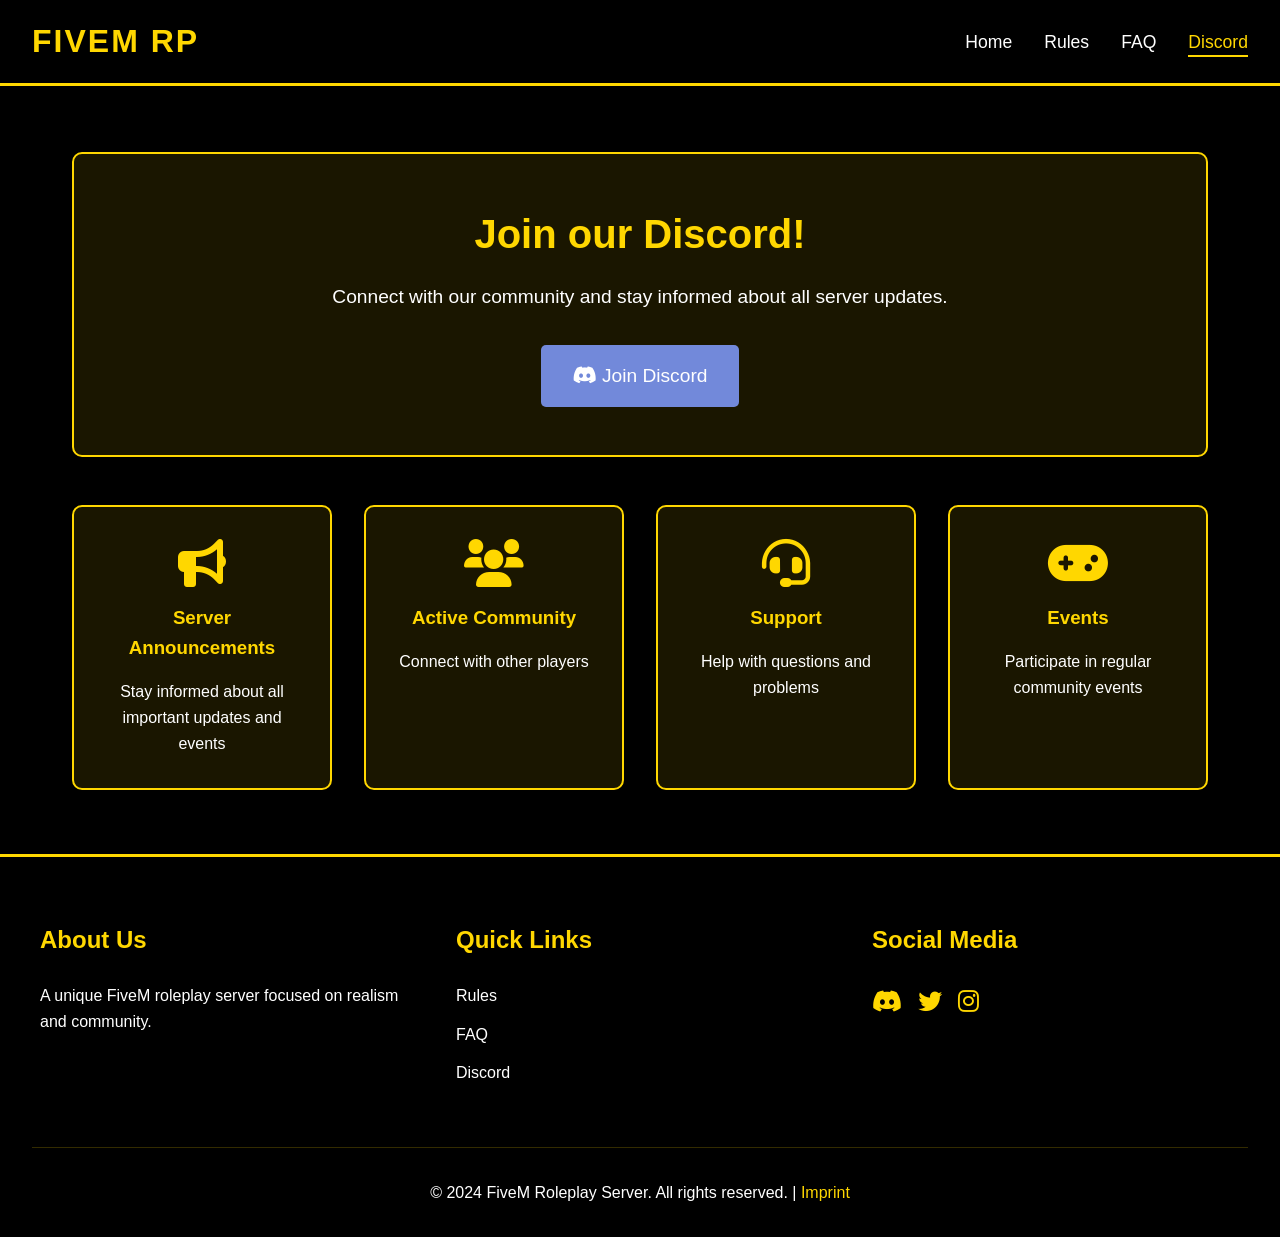
<file: discord.html>
<!DOCTYPE html>
<html lang="en">
<head>
    <meta charset="UTF-8">
    <meta name="viewport" content="width=device-width, initial-scale=1.0">
    <title>Discord - FiveM Roleplay Server</title>
    <link rel="stylesheet" href="css/styles.css">
    <link rel="stylesheet" href="https://cdnjs.cloudflare.com/ajax/libs/font-awesome/6.0.0/css/all.min.css">
    <style>
        .discord-container {
            max-width: 1200px;
            margin: 120px auto 2rem;
            padding: 2rem;
            text-align: center;
        }

        .discord-card {
            background-color: rgba(255, 215, 0, 0.1);
            border: 2px solid var(--primary-color);
            border-radius: 10px;
            padding: 3rem;
            margin-bottom: 2rem;
        }

        .discord-card h2 {
            color: var(--primary-color);
            font-size: 2.5rem;
            margin-bottom: 1rem;
        }

        .discord-card p {
            font-size: 1.2rem;
            margin-bottom: 2rem;
        }

        .discord-button {
            background-color: #7289DA;
            color: white;
            padding: 1rem 2rem;
            border: none;
            border-radius: 5px;
            font-size: 1.2rem;
            cursor: pointer;
            transition: transform 0.3s ease;
            text-decoration: none;
            display: inline-block;
        }

        .discord-button:hover {
            transform: scale(1.05);
            background-color: #5b6eae;
        }

        .features-grid {
            display: grid;
            grid-template-columns: repeat(auto-fit, minmax(250px, 1fr));
            gap: 2rem;
            margin-top: 3rem;
        }

        .feature-item {
            background-color: rgba(255, 215, 0, 0.1);
            border: 2px solid var(--primary-color);
            border-radius: 10px;
            padding: 2rem;
            text-align: center;
        }

        .feature-item i {
            font-size: 3rem;
            color: var(--primary-color);
            margin-bottom: 1rem;
        }

        .feature-item h3 {
            color: var(--primary-color);
            margin-bottom: 1rem;
        }
    </style>
</head>
<body>
    <nav class="navbar">
        <div class="logo">
            <h1>FiveM RP</h1>
        </div>
        <ul class="nav-links">
            <li><a href="index.html">Home</a></li>
            <li><a href="rules.html">Rules</a></li>
            <li><a href="faq.html">FAQ</a></li>
            <li><a href="discord.html" class="active">Discord</a></li>
        </ul>
    </nav>

    <main class="discord-container">
        <div class="discord-card">
            <h2>Join our Discord!</h2>
            <p>Connect with our community and stay informed about all server updates.</p>
            <a href="https://discord.gg/your-discord-invite" target="_blank" class="discord-button">
                <i class="fab fa-discord"></i> Join Discord
            </a>
        </div>

        <div class="features-grid">
            <div class="feature-item">
                <i class="fas fa-bullhorn"></i>
                <h3>Server Announcements</h3>
                <p>Stay informed about all important updates and events</p>
            </div>
            <div class="feature-item">
                <i class="fas fa-users"></i>
                <h3>Active Community</h3>
                <p>Connect with other players</p>
            </div>
            <div class="feature-item">
                <i class="fas fa-headset"></i>
                <h3>Support</h3>
                <p>Help with questions and problems</p>
            </div>
            <div class="feature-item">
                <i class="fas fa-gamepad"></i>
                <h3>Events</h3>
                <p>Participate in regular community events</p>
            </div>
        </div>
    </main>

    <footer>
        <div class="footer-content">
            <div class="footer-grid">
                <div class="footer-section">
                    <h3>About Us</h3>
                    <p>A unique FiveM roleplay server focused on realism and community.</p>
                </div>
                <div class="footer-section">
                    <h3>Quick Links</h3>
                    <ul>
                        <li><a href="rules.html">Rules</a></li>
                        <li><a href="faq.html">FAQ</a></li>
                        <li><a href="discord.html">Discord</a></li>
                    </ul>
                </div>
                <div class="footer-section">
                    <h3>Social Media</h3>
                    <div class="social-links">
                        <a href="https://discord.gg/your-discord-invite" target="_blank"><i class="fab fa-discord"></i></a>
                        <a href="https://twitter.com/your-twitter" target="_blank"><i class="fab fa-twitter"></i></a>
                        <a href="https://instagram.com/your-instagram" target="_blank"><i class="fab fa-instagram"></i></a>
                    </div>
                </div>
            </div>
            <div class="footer-bottom">
                <p>&copy; 2024 FiveM Roleplay Server. All rights reserved. | <a href="imprint.html" style="color: var(--primary-color); text-decoration: none;">Imprint</a></p>
            </div>
        </div>
    </footer>

    <script src="js/script.js"></script>
</body>
</html>
</file>
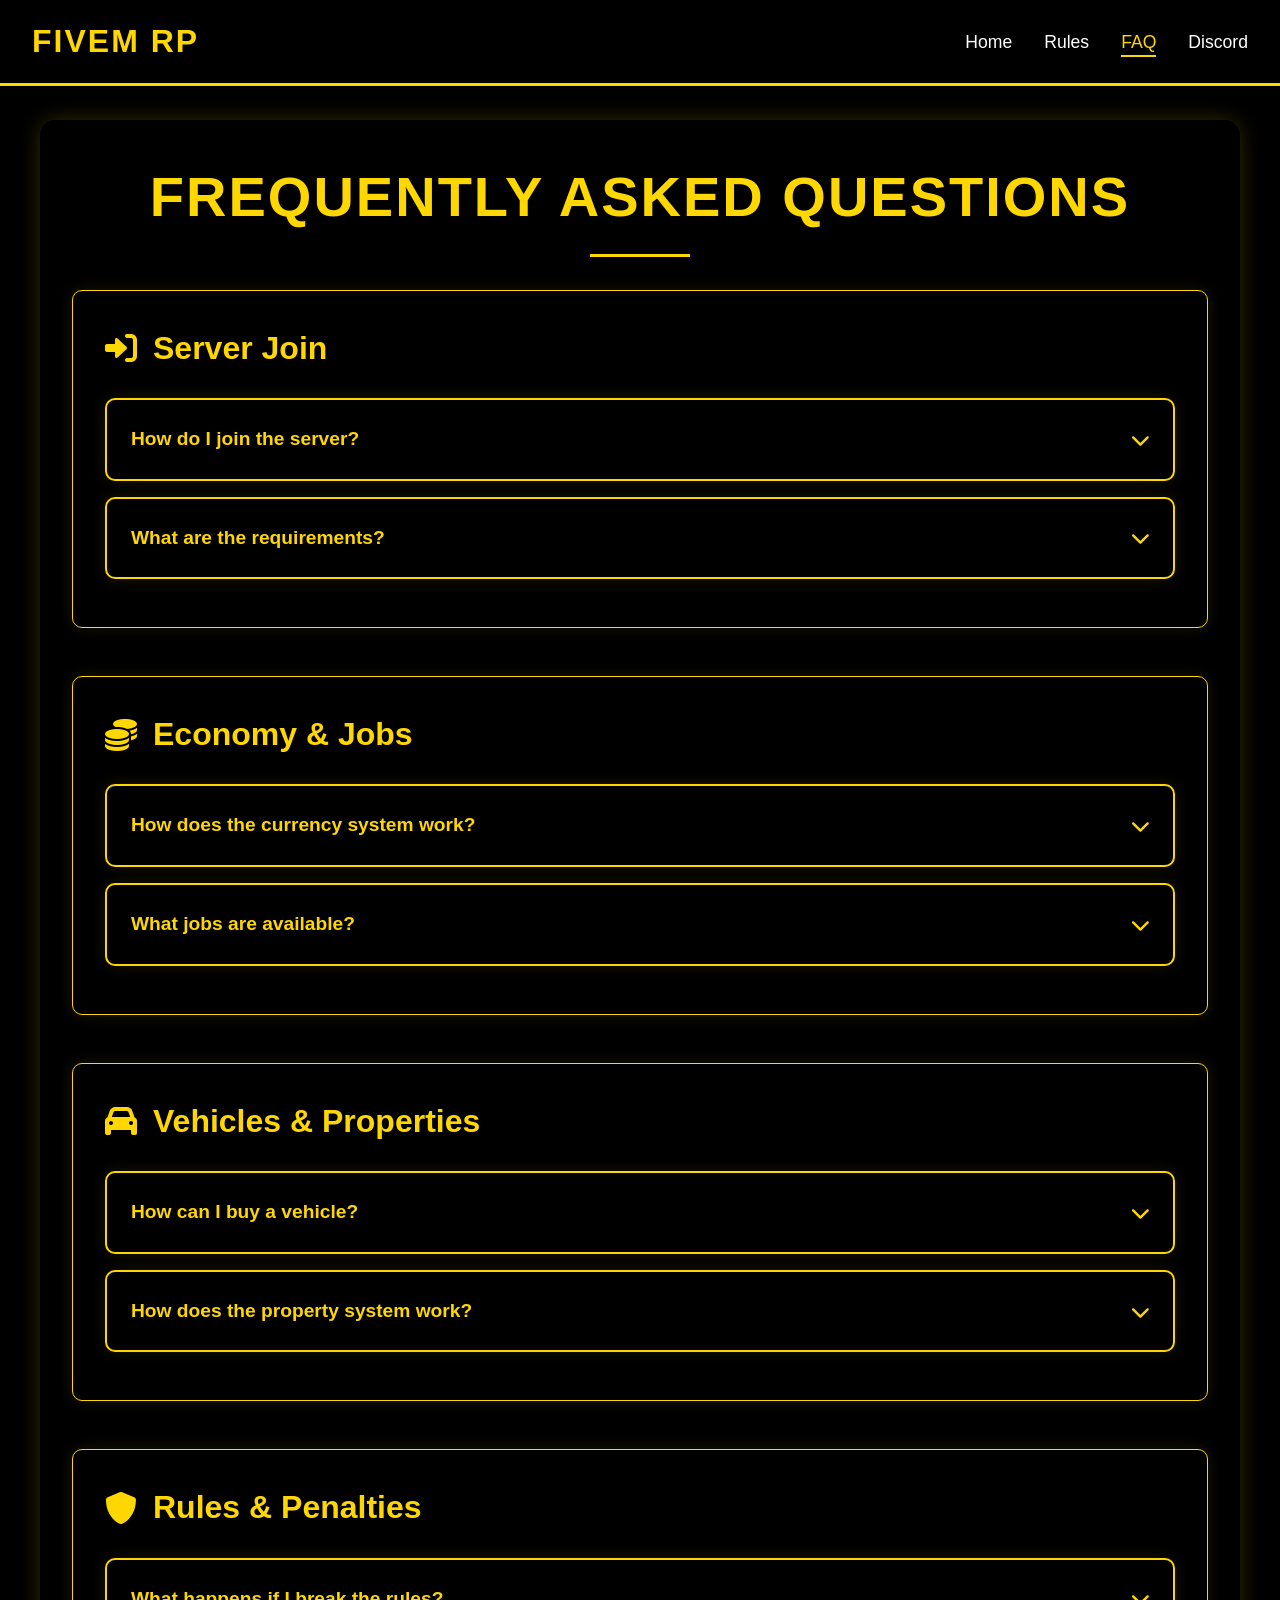
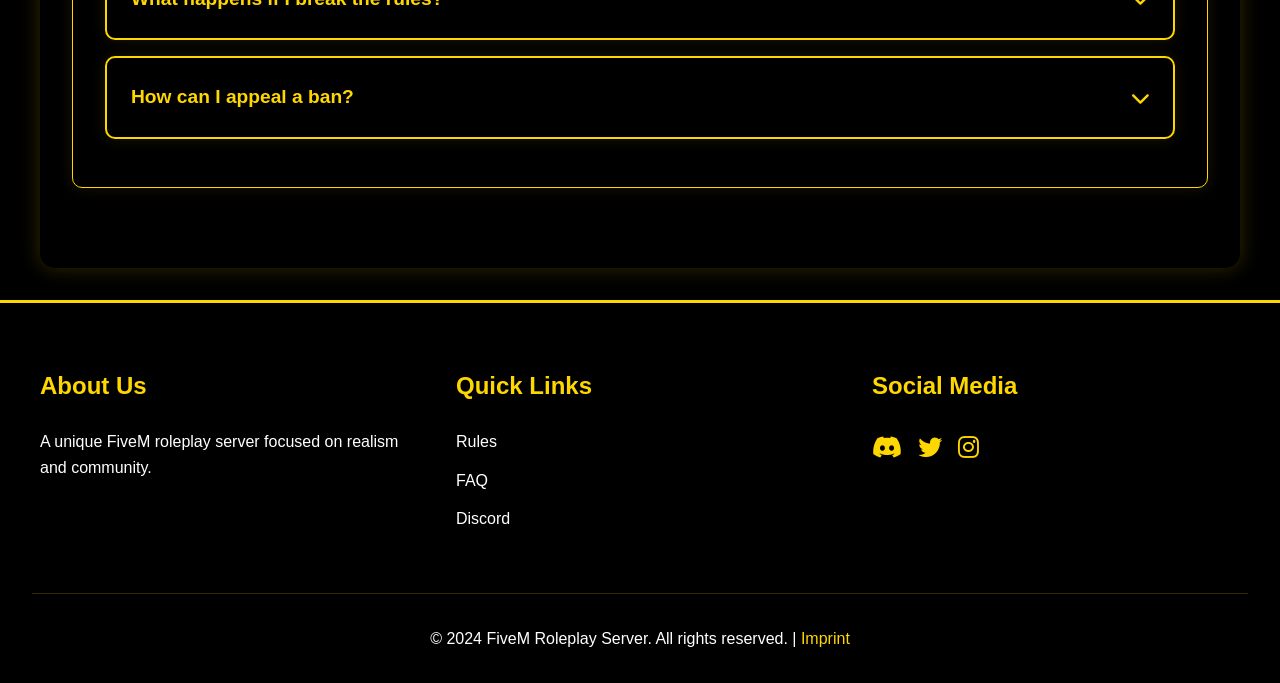
<file: faq.html>
<!DOCTYPE html>
<html lang="en">
<head>
    <meta charset="UTF-8">
    <meta name="viewport" content="width=device-width, initial-scale=1.0">
    <title>FAQ - FiveM Roleplay Server</title>
    <link rel="stylesheet" href="css/styles.css">
    <link rel="stylesheet" href="https://cdnjs.cloudflare.com/ajax/libs/font-awesome/6.0.0/css/all.min.css">
    <style>
        .faq-container {
            max-width: 1200px;
            margin: 120px auto 2rem;
            padding: 2rem;
            background: #000000;
            position: relative;
            border-radius: 15px;
            box-shadow: 0 0 20px rgba(255, 215, 0, 0.2);
        }

        .faq-header {
            text-align: center;
            margin-bottom: 3rem;
            position: relative;
            background: #000000;
        }

        .faq-header::after {
            content: '';
            position: absolute;
            bottom: -15px;
            left: 50%;
            transform: translateX(-50%);
            width: 100px;
            height: 3px;
            background: var(--primary-color);
        }

        .faq-header h1 {
            color: var(--primary-color);
            font-size: 3.5rem;
            margin-bottom: 1rem;
            text-transform: uppercase;
            letter-spacing: 2px;
            text-shadow: 2px 2px 4px rgba(0, 0, 0, 0.5);
        }

        .faq-header p {
            font-size: 1.2rem;
            max-width: 800px;
            margin: 0 auto;
        }

        .faq-category {
            margin-bottom: 3rem;
            background: rgba(0, 0, 0, 0.7);
            padding: 2rem;
            border-radius: 10px;
            border: 1px solid var(--primary-color);
            box-shadow: 0 0 15px rgba(255, 215, 0, 0.1);
        }

        .faq-category h2 {
            color: var(--primary-color);
            font-size: 2rem;
            margin-bottom: 1.5rem;
            display: flex;
            align-items: center;
            gap: 1rem;
        }

        .faq-category h2 i {
            font-size: 2rem;
        }

        .faq-item {
            background: rgba(0, 0, 0, 0.7);
            backdrop-filter: blur(5px);
            border: 2px solid var(--primary-color);
            border-radius: 10px;
            padding: 1.5rem;
            margin-bottom: 1rem;
            cursor: pointer;
            transition: all 0.3s ease;
            box-shadow: 0 0 15px rgba(255, 215, 0, 0.1);
        }

        .faq-item:hover {
            box-shadow: 0 0 25px rgba(255, 215, 0, 0.3);
        }

        .faq-question {
            color: var(--primary-color);
            font-size: 1.2rem;
            font-weight: bold;
            display: flex;
            justify-content: space-between;
            align-items: center;
        }

        .faq-question i {
            transition: transform 0.3s ease;
        }

        .faq-answer {
            margin-top: 1rem;
            display: none;
            padding-top: 1rem;
            border-top: 1px solid var(--primary-color);
            font-size: 1.1rem;
            line-height: 1.6;
        }

        .faq-item.active {
            background-color: rgba(255, 215, 0, 0.2);
        }

        .faq-item.active .faq-answer {
            display: block;
        }

        .faq-item.active .faq-question i {
            transform: rotate(180deg);
        }

        .search-box {
            max-width: 600px;
            margin: 0 auto 3rem;
            position: relative;
        }

        .search-box input {
            width: 100%;
            padding: 1rem 3rem 1rem 1.5rem;
            border: 2px solid var(--primary-color);
            border-radius: 50px;
            background-color: rgba(255, 215, 0, 0.1);
            color: var(--text-color);
            font-size: 1.1rem;
        }

        .search-box input::placeholder {
            color: rgba(255, 255, 255, 0.7);
        }

        .search-box i {
            position: absolute;
            right: 1.5rem;
            top: 50%;
            transform: translateY(-50%);
            color: var(--primary-color);
            font-size: 1.2rem;
        }
    </style>
</head>
<body>
    <nav class="navbar">
        <div class="logo">
            <h1>FiveM RP</h1>
        </div>
        <ul class="nav-links">
            <li><a href="index.html">Home</a></li>
            <li><a href="rules.html">Rules</a></li>
            <li><a href="faq.html" class="active">FAQ</a></li>
            <li><a href="discord.html">Discord</a></li>
        </ul>
    </nav>

    <main class="faq-container">
        <div class="faq-header">
            <h1>Frequently Asked Questions</h1>
        </div>

        <div class="faq-category">
            <h2><i class="fas fa-sign-in-alt"></i> Server Join</h2>
            <div class="faq-item">
                <div class="faq-question">
                    How do I join the server?
                    <i class="fas fa-chevron-down"></i>
                </div>
                <div class="faq-answer">
                    To join the server, you need FiveM and must register in our Discord server. Then follow the instructions in the #server-join channel. After registration, you will receive your access credentials via Discord message.
                </div>
            </div>

            <div class="faq-item">
                <div class="faq-question">
                    What are the requirements?
                    <i class="fas fa-chevron-down"></i>
                </div>
                <div class="faq-answer">
                    You need a legal copy of GTA V, FiveM, and a microphone for voice chat communication. A Discord account is also required. Make sure your computer meets the minimum requirements.
                </div>
            </div>
        </div>

        <div class="faq-category">
            <h2><i class="fas fa-coins"></i> Economy & Jobs</h2>
            <div class="faq-item">
                <div class="faq-question">
                    How does the currency system work?
                    <i class="fas fa-chevron-down"></i>
                </div>
                <div class="faq-answer">
                    Our server uses a realistic currency system. Money can be earned through legal and illegal activities. All transactions are logged. You can deposit money in the bank and earn interest.
                </div>
            </div>

            <div class="faq-item">
                <div class="faq-question">
                    What jobs are available?
                    <i class="fas fa-chevron-down"></i>
                </div>
                <div class="faq-answer">
                    We offer a variety of jobs including police officer, paramedic, mechanic, taxi driver, and many more. Each job has its own requirements and benefits. Check the #jobs channel on Discord for more information.
                </div>
            </div>
        </div>

        <div class="faq-category">
            <h2><i class="fas fa-car"></i> Vehicles & Properties</h2>
            <div class="faq-item">
                <div class="faq-question">
                    How can I buy a vehicle?
                    <i class="fas fa-chevron-down"></i>
                </div>
                <div class="faq-answer">
                    Vehicles can be purchased at car dealerships in the city. You need sufficient money and a valid driver's license. After purchase, you must insure and register the vehicle.
                </div>
            </div>

            <div class="faq-item">
                <div class="faq-question">
                    How does the property system work?
                    <i class="fas fa-chevron-down"></i>
                </div>
                <div class="faq-answer">
                    You can buy or rent houses and apartments in the city. Each property can be furnished and used as storage. Prices vary by location and size.
                </div>
            </div>
        </div>

        <div class="faq-category">
            <h2><i class="fas fa-shield-alt"></i> Rules & Penalties</h2>
            <div class="faq-item">
                <div class="faq-question">
                    What happens if I break the rules?
                    <i class="fas fa-chevron-down"></i>
                </div>
                <div class="faq-answer">
                    Rule violations are punished according to severity. From warnings to temporary or permanent bans. All penalties are documented in the #penalties channel. Contact the support team if you have questions.
                </div>
            </div>

            <div class="faq-item">
                <div class="faq-question">
                    How can I appeal a ban?
                    <i class="fas fa-chevron-down"></i>
                </div>
                <div class="faq-answer">
                    If you believe a ban was issued unjustly, you can submit an appeal in the #ban-appeals channel. Please make sure to provide all relevant information.
                </div>
            </div>
        </div>
    </main>

    <footer>
        <div class="footer-content">
            <div class="footer-grid">
                <div class="footer-section">
                    <h3>About Us</h3>
                    <p>A unique FiveM roleplay server focused on realism and community.</p>
                </div>
                <div class="footer-section">
                    <h3>Quick Links</h3>
                    <ul>
                        <li><a href="rules.html">Rules</a></li>
                        <li><a href="faq.html">FAQ</a></li>
                        <li><a href="discord.html">Discord</a></li>
                    </ul>
                </div>
                <div class="footer-section">
                    <h3>Social Media</h3>
                    <div class="social-links">
                        <a href="https://discord.gg/your-discord-invite" target="_blank"><i class="fab fa-discord"></i></a>
                        <a href="https://twitter.com/your-twitter" target="_blank"><i class="fab fa-twitter"></i></a>
                        <a href="https://instagram.com/your-instagram" target="_blank"><i class="fab fa-instagram"></i></a>
                    </div>
                </div>
            </div>
            <div class="footer-bottom">
                <p>&copy; 2024 FiveM Roleplay Server. All rights reserved. | <a href="imprint.html" style="color: var(--primary-color); text-decoration: none;">Imprint</a></p>
            </div>
        </div>
    </footer>

    <script src="js/script.js"></script>
</body>
</html>
</file>
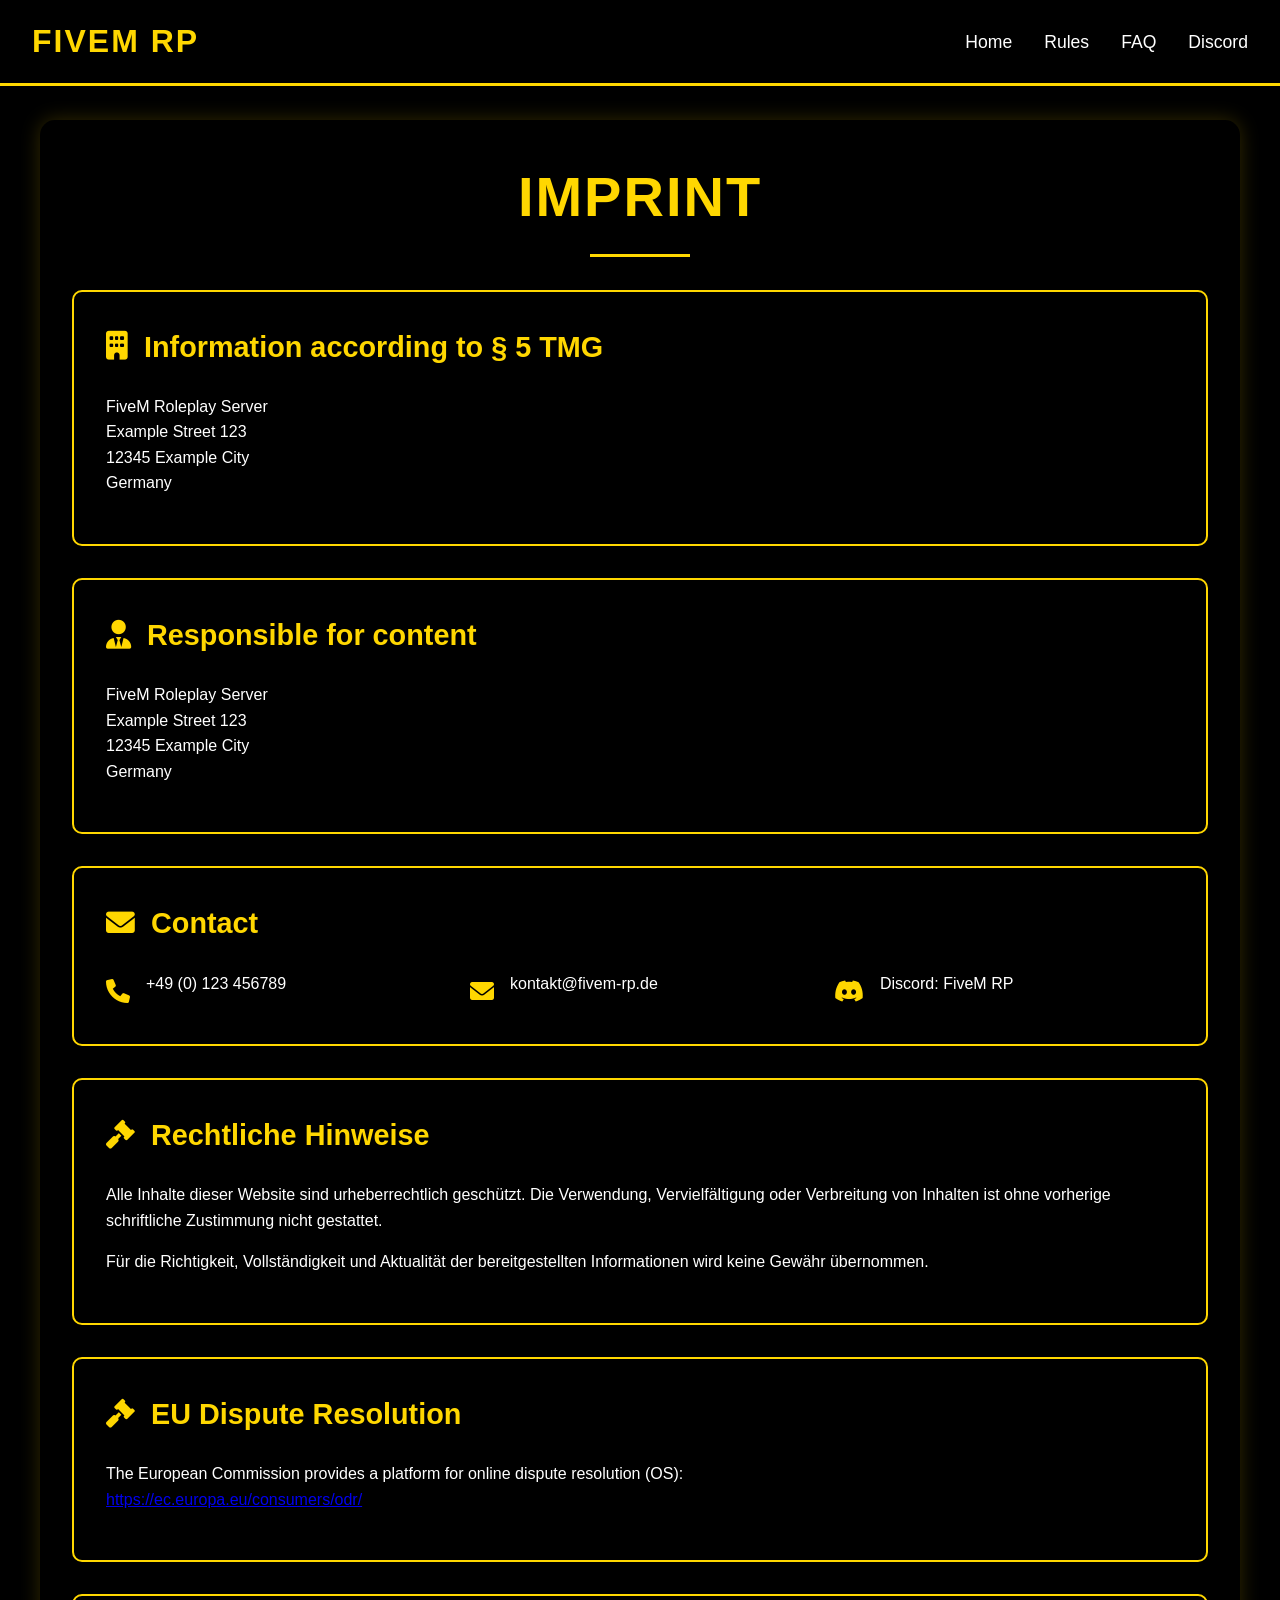
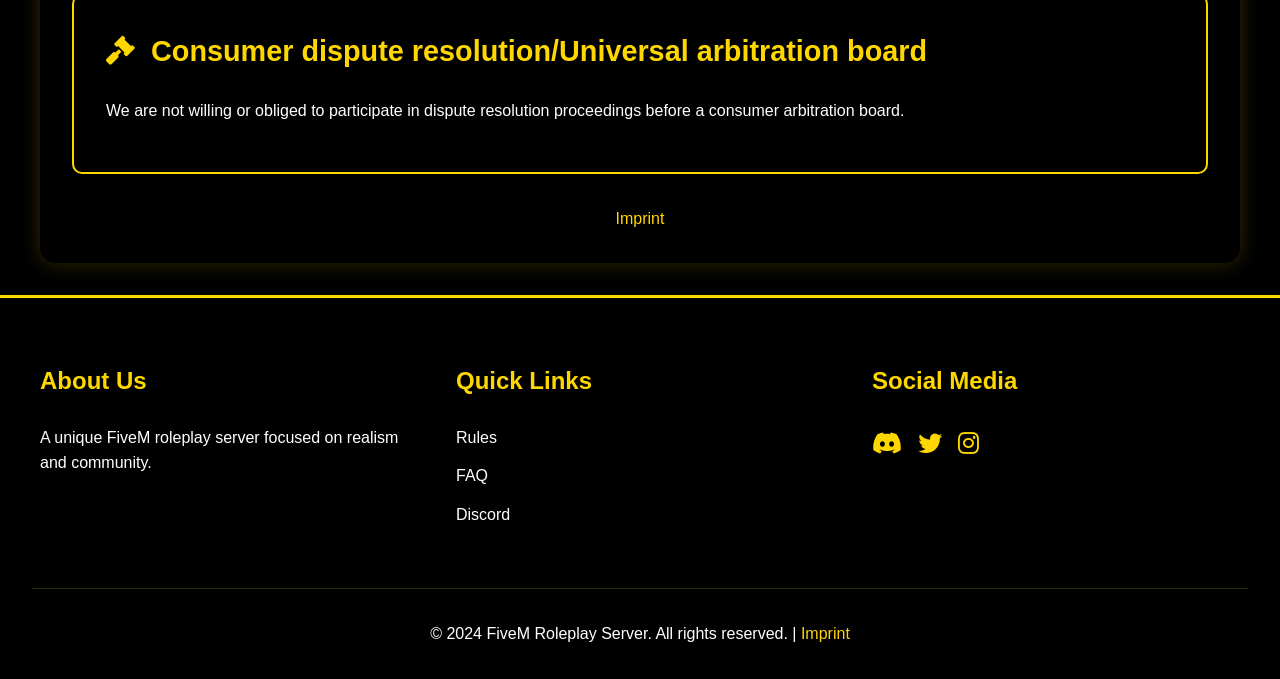
<file: imprint.html>
<!DOCTYPE html>
<html lang="en">
<head>
    <meta charset="UTF-8">
    <meta name="viewport" content="width=device-width, initial-scale=1.0">
    <title>Imprint - FiveM Roleplay Server</title>
    <link rel="stylesheet" href="css/styles.css">
    <link rel="stylesheet" href="https://cdnjs.cloudflare.com/ajax/libs/font-awesome/6.0.0/css/all.min.css">
    <style>
        .imprint-container {
            max-width: 1200px;
            margin: 120px auto 2rem;
            padding: 2rem;
            background: #000000;
            border-radius: 15px;
            box-shadow: 0 0 20px rgba(255, 215, 0, 0.2);
        }

        .imprint-header {
            text-align: center;
            margin-bottom: 3rem;
            position: relative;
        }

        .imprint-header::after {
            content: '';
            position: absolute;
            bottom: -15px;
            left: 50%;
            transform: translateX(-50%);
            width: 100px;
            height: 3px;
            background: var(--primary-color);
        }

        .imprint-header h1 {
            color: var(--primary-color);
            font-size: 3.5rem;
            margin-bottom: 1rem;
            text-transform: uppercase;
            letter-spacing: 2px;
        }

        .imprint-section {
            background: rgba(0, 0, 0, 0.7);
            border: 2px solid var(--primary-color);
            border-radius: 10px;
            padding: 2rem;
            margin-bottom: 2rem;
            transition: all 0.3s ease;
        }

        .imprint-section:hover {
            box-shadow: 0 0 25px rgba(255, 215, 0, 0.3);
        }

        .imprint-section h2 {
            color: var(--primary-color);
            margin-bottom: 1.5rem;
            display: flex;
            align-items: center;
            gap: 1rem;
            font-size: 1.8rem;
        }

        .imprint-section h2 i {
            font-size: 1.8rem;
        }

        .imprint-section p {
            margin-bottom: 1rem;
            line-height: 1.6;
        }

        .contact-info {
            display: grid;
            grid-template-columns: repeat(auto-fit, minmax(250px, 1fr));
            gap: 1.5rem;
            margin-top: 1.5rem;
        }

        .contact-item {
            display: flex;
            align-items: center;
            gap: 1rem;
        }

        .contact-item i {
            color: var(--primary-color);
            font-size: 1.5rem;
        }

        .legal-links {
            display: flex;
            gap: 2rem;
            margin-top: 2rem;
            justify-content: center;
        }

        .legal-links a {
            color: var(--primary-color);
            text-decoration: none;
            transition: all 0.3s ease;
        }

        .legal-links a:hover {
            color: var(--accent-color);
            transform: translateY(-2px);
        }
    </style>
</head>
<body>
    <nav class="navbar">
        <div class="logo">
            <h1>FiveM RP</h1>
        </div>
        <ul class="nav-links">
            <li><a href="index.html">Home</a></li>
            <li><a href="rules.html">Rules</a></li>
            <li><a href="faq.html">FAQ</a></li>
            <li><a href="discord.html">Discord</a></li>
        </ul>
    </nav>

    <main class="imprint-container">
        <div class="imprint-header">
            <h1>Imprint</h1>
        </div>

        <div class="imprint-section">
            <h2><i class="fas fa-building"></i> Information according to § 5 TMG</h2>
            <p>FiveM Roleplay Server<br>
            Example Street 123<br>
            12345 Example City<br>
            Germany</p>
        </div>

        <div class="imprint-section">
            <h2><i class="fas fa-user-tie"></i> Responsible for content</h2>
            <p>FiveM Roleplay Server<br>
            Example Street 123<br>
            12345 Example City<br>
            Germany</p>
        </div>

        <div class="imprint-section">
            <h2><i class="fas fa-envelope"></i> Contact</h2>
            <div class="contact-info">
                <div class="contact-item">
                    <i class="fas fa-phone"></i>
                    <p>+49 (0) 123 456789</p>
                </div>
                <div class="contact-item">
                    <i class="fas fa-envelope"></i>
                    <p>kontakt@fivem-rp.de</p>
                </div>
                <div class="contact-item">
                    <i class="fab fa-discord"></i>
                    <p>Discord: FiveM RP</p>
                </div>
            </div>
        </div>

        <div class="imprint-section">
            <h2><i class="fas fa-gavel"></i> Rechtliche Hinweise</h2>
            <p>Alle Inhalte dieser Website sind urheberrechtlich geschützt. Die Verwendung, Vervielfältigung oder Verbreitung von Inhalten ist ohne vorherige schriftliche Zustimmung nicht gestattet.</p>
            <p>Für die Richtigkeit, Vollständigkeit und Aktualität der bereitgestellten Informationen wird keine Gewähr übernommen.</p>
        </div>

        <div class="imprint-section">
            <h2><i class="fas fa-gavel"></i> EU Dispute Resolution</h2>
            <p>The European Commission provides a platform for online dispute resolution (OS):<br>
            <a href="https://ec.europa.eu/consumers/odr/" target="_blank">https://ec.europa.eu/consumers/odr/</a></p>
        </div>

        <div class="imprint-section">
            <h2><i class="fas fa-gavel"></i> Consumer dispute resolution/Universal arbitration board</h2>
            <p>We are not willing or obliged to participate in dispute resolution proceedings before a consumer arbitration board.</p>
        </div>

        <div class="legal-links">
            <a href="imprint.html">Imprint</a>
        </div>
    </main>

    <footer>
        <div class="footer-content">
            <div class="footer-grid">
                <div class="footer-section">
                    <h3>About Us</h3>
                    <p>A unique FiveM roleplay server focused on realism and community.</p>
                </div>
                <div class="footer-section">
                    <h3>Quick Links</h3>
                    <ul>
                        <li><a href="rules.html">Rules</a></li>
                        <li><a href="faq.html">FAQ</a></li>
                        <li><a href="discord.html">Discord</a></li>
                    </ul>
                </div>
                <div class="footer-section">
                    <h3>Social Media</h3>
                    <div class="social-links">
                        <a href="https://discord.gg/your-discord-invite" target="_blank"><i class="fab fa-discord"></i></a>
                        <a href="https://twitter.com/your-twitter" target="_blank"><i class="fab fa-twitter"></i></a>
                        <a href="https://instagram.com/your-instagram" target="_blank"><i class="fab fa-instagram"></i></a>
                    </div>
                </div>
            </div>
            <div class="footer-bottom">
                <p>&copy; 2024 FiveM Roleplay Server. All rights reserved. | <a href="imprint.html" style="color: var(--primary-color); text-decoration: none;">Imprint</a></p>
            </div>
        </div>
    </footer>

    <script src="js/script.js"></script>
</body>
</html>
</file>
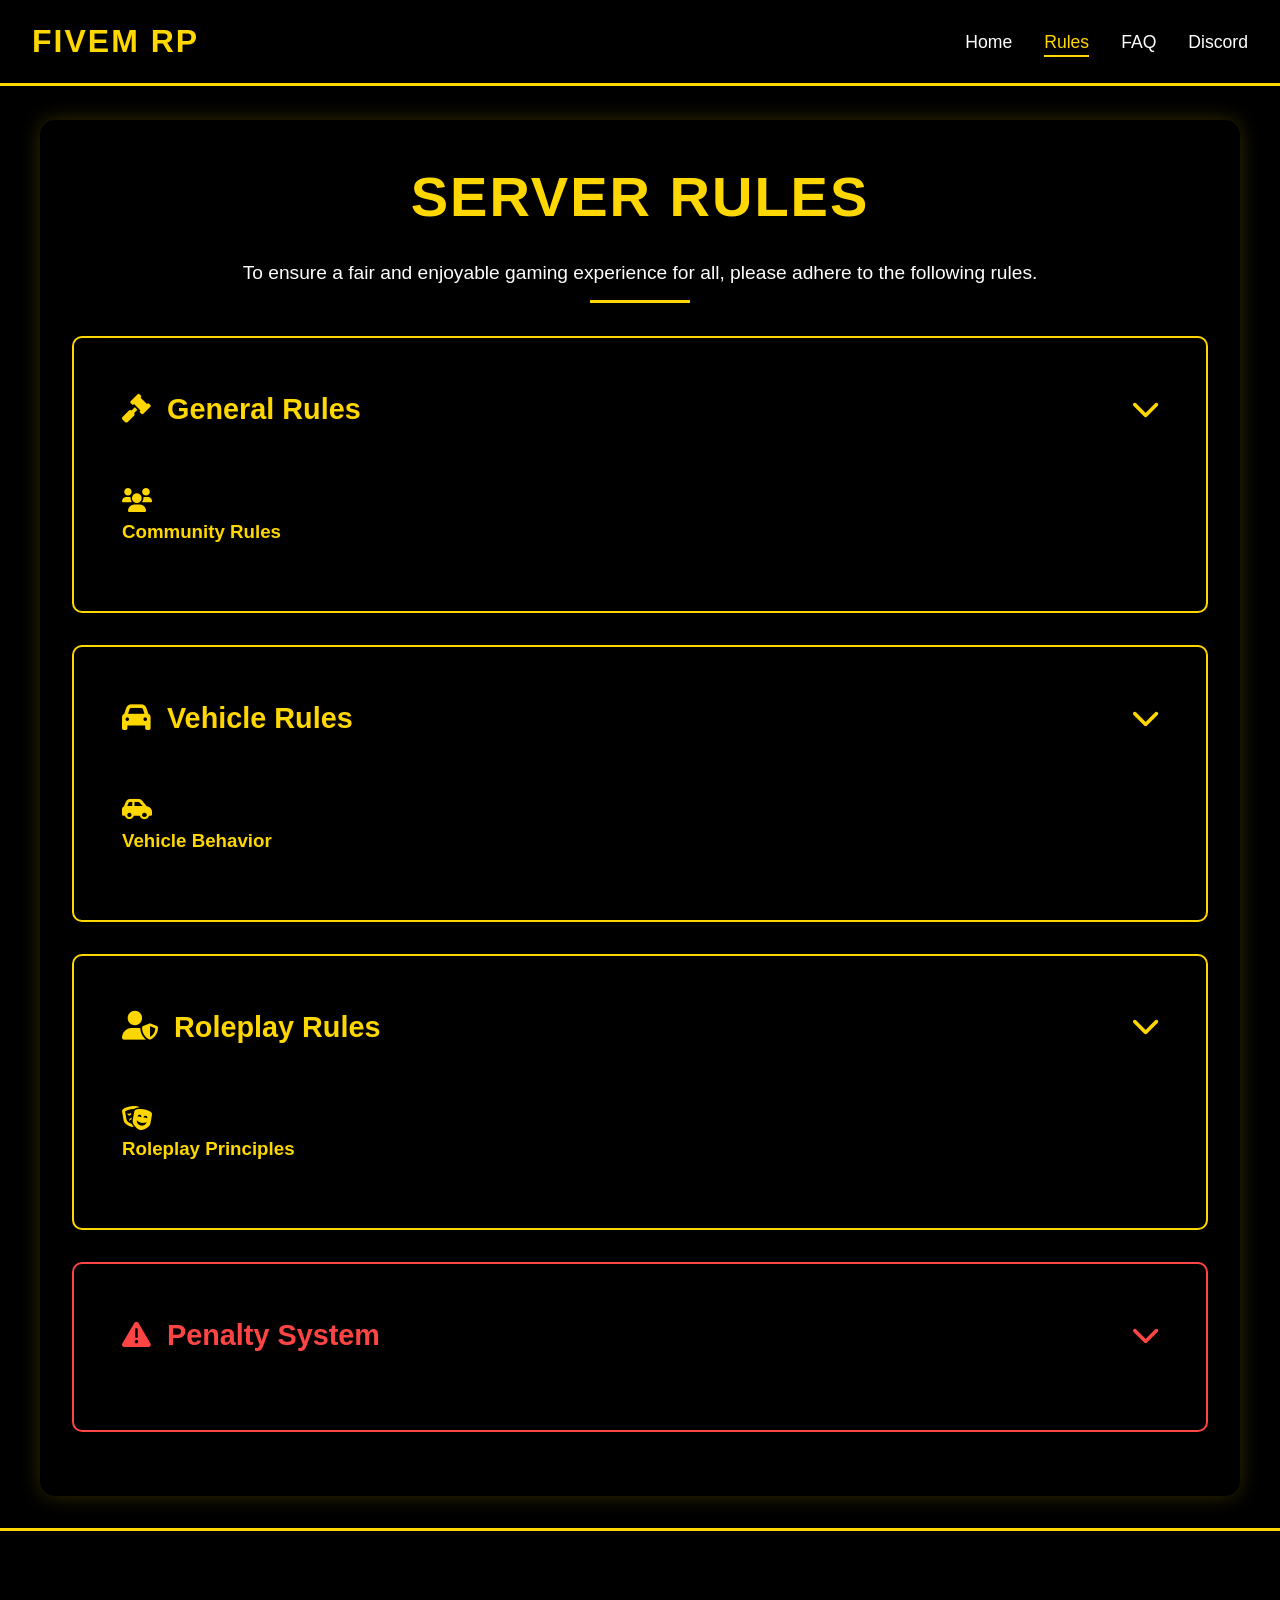
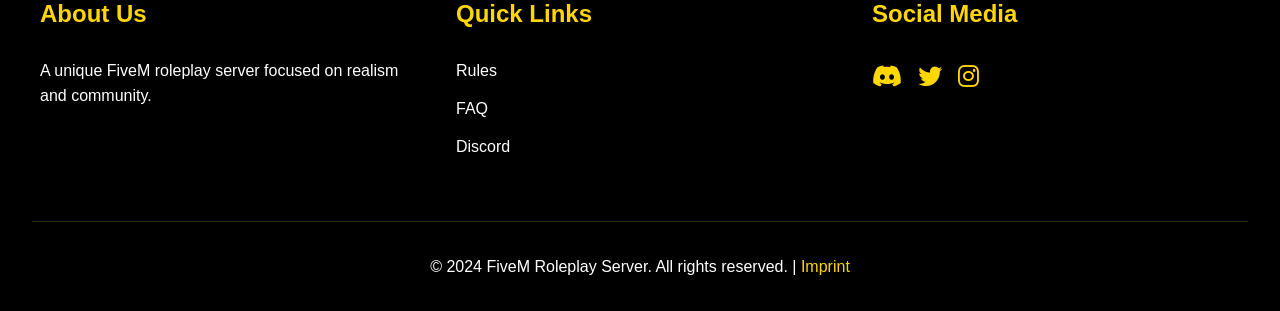
<file: rules.html>
<!DOCTYPE html>
<html lang="en">
<head>
    <meta charset="UTF-8">
    <meta name="viewport" content="width=device-width, initial-scale=1.0">
    <title>Rules - FiveM Roleplay Server</title>
    <link rel="stylesheet" href="css/styles.css">
    <link rel="stylesheet" href="https://cdnjs.cloudflare.com/ajax/libs/font-awesome/6.0.0/css/all.min.css">
    <style>
        .rules-container {
            max-width: 1200px;
            margin: 120px auto 2rem;
            padding: 2rem;
            background: #000000;
            border-radius: 15px;
            box-shadow: 0 0 20px rgba(255, 215, 0, 0.2);
        }

        .rules-header {
            text-align: center;
            margin-bottom: 3rem;
            position: relative;
            background: #000000;
        }

        .rules-header::after {
            content: '';
            position: absolute;
            bottom: -15px;
            left: 50%;
            transform: translateX(-50%);
            width: 100px;
            height: 3px;
            background: var(--primary-color);
        }

        .rules-header h1 {
            color: var(--primary-color);
            font-size: 3.5rem;
            margin-bottom: 1rem;
            text-transform: uppercase;
            letter-spacing: 2px;
            text-shadow: 2px 2px 4px rgba(0, 0, 0, 0.5);
        }

        .rules-header p {
            font-size: 1.2rem;
            max-width: 800px;
            margin: 0 auto;
        }

        .rule-section {
            background-color: rgba(0, 0, 0, 0.7);
            border: 2px solid var(--primary-color);
            border-radius: 10px;
            padding: 2rem;
            margin-bottom: 2rem;
            transition: all 0.3s ease;
            backdrop-filter: blur(5px);
        }

        .rule-section:hover {
            transform: translateY(-5px);
            box-shadow: 0 5px 15px rgba(255, 215, 0, 0.2);
        }

        .rule-section h2 {
            color: var(--primary-color);
            margin-bottom: 1.5rem;
            display: flex;
            align-items: center;
            gap: 1rem;
            font-size: 1.8rem;
            cursor: pointer;
            padding: 1rem;
            border-radius: 5px;
            transition: all 0.3s ease;
        }

        .rule-section h2:hover {
            background-color: rgba(255, 215, 0, 0.1);
        }

        .rule-section h2 i.fa-chevron-down {
            margin-left: auto;
            transition: transform 0.3s ease;
        }

        .rule-list, .penalty-list {
            transition: all 0.3s ease;
            overflow: hidden;
        }

        .rule-section.active {
            background-color: rgba(255, 215, 0, 0.2);
        }

        .rule-section.active h2 i.fa-chevron-down {
            transform: rotate(180deg);
        }

        .rule-list {
            list-style: none;
        }

        .rule-list li {
            margin-bottom: 1.2rem;
            padding-left: 2rem;
            position: relative;
            font-size: 1.1rem;
            line-height: 1.6;
        }

        .rule-list li:before {
            content: "•";
            color: var(--primary-color);
            position: absolute;
            left: 0;
            font-size: 1.5rem;
        }

        .rule-category {
            background: rgba(0, 0, 0, 0.7);
            border-radius: 8px;
            padding: 1rem;
            margin-bottom: 1rem;
        }

        .rule-category i {
            font-size: 1.5rem;
            color: var(--primary-color);
        }

        .rule-category h3 {
            color: var(--primary-color);
            margin: 0;
        }

        .penalty-system {
            background: rgba(0, 0, 0, 0.7);
            border-color: #ff4444;
            backdrop-filter: blur(5px);
        }

        .penalty-system h2 {
            color: #ff4444;
        }

        .penalty-list {
            display: grid;
            grid-template-columns: repeat(auto-fit, minmax(250px, 1fr));
            gap: 1rem;
        }

        .penalty-item {
            background-color: rgba(0, 0, 0, 0.7);
            padding: 1rem;
            border-radius: 5px;
            border: 1px solid #ff4444;
        }

        .penalty-item h4 {
            color: #ff4444;
            margin-bottom: 0.5rem;
        }

        .rules-section {
            background: #000000;
            position: relative;
        }

        .rules-card {
            background: rgba(0, 0, 0, 0.7);
            backdrop-filter: blur(5px);
            border: 2px solid var(--primary-color);
            box-shadow: 0 0 15px rgba(255, 215, 0, 0.1);
        }

        .rules-card:hover {
            box-shadow: 0 0 25px rgba(255, 215, 0, 0.3);
        }
    </style>
</head>
<body>
    <nav class="navbar">
        <div class="logo">
            <h1>FiveM RP</h1>
        </div>
        <ul class="nav-links">
            <li><a href="index.html">Home</a></li>
            <li><a href="rules.html" class="active">Rules</a></li>
            <li><a href="faq.html">FAQ</a></li>
            <li><a href="discord.html">Discord</a></li>
        </ul>
    </nav>

    <main class="rules-container">
        <div class="rules-header">
            <h1>Server Rules</h1>
            <p>To ensure a fair and enjoyable gaming experience for all, please adhere to the following rules.</p>
        </div>

        <div class="rule-section">
            <h2><i class="fas fa-gavel"></i> General Rules</h2>
            <div class="rule-category">
                <i class="fas fa-users"></i>
                <h3>Community Rules</h3>
            </div>
            <ul class="rule-list">
                <li>Respectful interaction with all players is mandatory</li>
                <li>No insults or discrimination</li>
                <li>No advertising for other servers</li>
                <li>No cheats or modifications</li>
                <li>No metagaming or powergaming</li>
            </ul>
        </div>

        <div class="rule-section">
            <h2><i class="fas fa-car"></i> Vehicle Rules</h2>
            <div class="rule-category">
                <i class="fas fa-car-side"></i>
                <h3>Vehicle Behavior</h3>
            </div>
            <ul class="rule-list">
                <li>Realistic driving is mandatory</li>
                <li>No vehicle spawns in the city</li>
                <li>Vehicles must be insured</li>
                <li>No vehicle modifications while driving</li>
                <li>Speed limits must be observed</li>
                <li>Vehicles must be properly parked</li>
            </ul>
        </div>

        <div class="rule-section">
            <h2><i class="fas fa-user-shield"></i> Roleplay Rules</h2>
            <div class="rule-category">
                <i class="fas fa-theater-masks"></i>
                <h3>Roleplay Principles</h3>
            </div>
            <ul class="rule-list">
                <li>Realistic roleplay is mandatory</li>
                <li>No OOC communication in-game</li>
                <li>Characters must be realistic</li>
                <li>No random deathmatches</li>
                <li>Roleplay situations must be played to the end</li>
                <li>No teleportation without RP reason</li>
            </ul>
        </div>

        <div class="rule-section penalty-system">
            <h2><i class="fas fa-exclamation-triangle"></i> Penalty System</h2>
            <div class="penalty-list">
                <div class="penalty-item">
                    <h4>First Violation</h4>
                    <p>Warning and documentation</p>
                </div>
                <div class="penalty-item">
                    <h4>Second Violation</h4>
                    <p>Temporary ban (24h)</p>
                </div>
                <div class="penalty-item">
                    <h4>Third Violation</h4>
                    <p>Temporary ban (7 days)</p>
                </div>
                <div class="penalty-item">
                    <h4>Serious Violations</h4>
                    <p>Permanent ban</p>
                </div>
            </div>
        </div>
    </main>

    <footer>
        <div class="footer-content">
            <div class="footer-grid">
                <div class="footer-section">
                    <h3>About Us</h3>
                    <p>A unique FiveM roleplay server focused on realism and community.</p>
                </div>
                <div class="footer-section">
                    <h3>Quick Links</h3>
                    <ul>
                        <li><a href="rules.html">Rules</a></li>
                        <li><a href="faq.html">FAQ</a></li>
                        <li><a href="discord.html">Discord</a></li>
                    </ul>
                </div>
                <div class="footer-section">
                    <h3>Social Media</h3>
                    <div class="social-links">
                        <a href="https://discord.gg/your-discord-invite" target="_blank"><i class="fab fa-discord"></i></a>
                        <a href="https://twitter.com/your-twitter" target="_blank"><i class="fab fa-twitter"></i></a>
                        <a href="https://instagram.com/your-instagram" target="_blank"><i class="fab fa-instagram"></i></a>
                    </div>
                </div>
            </div>
            <div class="footer-bottom">
                <p>&copy; 2024 FiveM Roleplay Server. All rights reserved. | <a href="imprint.html" style="color: var(--primary-color); text-decoration: none;">Imprint</a></p>
            </div>
        </div>
    </footer>

    <script src="js/script.js"></script>
</body>
</html>
</file>
<file: css/styles.css>
:root {
    --primary-color: #FFD700;
    --secondary-color: #000000;
    --accent-color: #FFA500;
    --text-color: #FFFFFF;
    --gradient-start: rgba(0, 0, 0, 0.8);
    --gradient-end: rgba(0, 0, 0, 0.6);
}

* {
    margin: 0;
    padding: 0;
    box-sizing: border-box;
    font-family: 'Arial', sans-serif;
}

body {
    background-color: var(--secondary-color);
    color: var(--text-color);
    line-height: 1.6;
}

/* Navigation */
.navbar {
    background-color: var(--secondary-color);
    padding: 1rem 2rem;
    display: flex;
    justify-content: space-between;
    align-items: center;
    border-bottom: 3px solid var(--primary-color);
    position: fixed;
    width: 100%;
    top: 0;
    z-index: 1000;
    transition: all 0.3s ease;
}

.logo h1 {
    color: var(--primary-color);
    font-size: 2rem;
    font-weight: bold;
    text-transform: uppercase;
    letter-spacing: 2px;
}

.nav-links {
    display: flex;
    list-style: none;
    gap: 2rem;
}

.nav-links a {
    color: var(--text-color);
    text-decoration: none;
    font-size: 1.1rem;
    transition: all 0.3s ease;
    position: relative;
}

.nav-links a:after {
    content: '';
    position: absolute;
    width: 0;
    height: 2px;
    bottom: -5px;
    left: 0;
    background-color: var(--primary-color);
    transition: width 0.3s ease;
}

.nav-links a:hover:after,
.nav-links a.active:after {
    width: 100%;
}

.nav-links a:hover,
.nav-links a.active {
    color: var(--primary-color);
}

/* Hero Section */
.hero {
    height: 100vh;
    display: flex;
    flex-direction: column;
    justify-content: center;
    align-items: center;
    text-align: center;
    padding: 0 2rem;
    background: linear-gradient(var(--gradient-start), var(--gradient-end)), url('https://via.placeholder.com/1920x1080') center/cover;
    position: relative;
}

.hero-content {
    max-width: 800px;
    margin-bottom: 3rem;
}

.hero h1 {
    font-size: 4rem;
    margin-bottom: 1.5rem;
    color: var(--primary-color);
    text-shadow: 2px 2px 4px rgba(0, 0, 0, 0.5);
}

.hero p {
    font-size: 1.5rem;
    margin-bottom: 2rem;
    text-shadow: 1px 1px 2px rgba(0, 0, 0, 0.5);
}

.hero-buttons {
    display: flex;
    gap: 1rem;
    justify-content: center;
}

.cta-button {
    padding: 1rem 2rem;
    border: none;
    border-radius: 5px;
    font-size: 1.2rem;
    cursor: pointer;
    transition: all 0.3s ease;
    text-transform: uppercase;
    letter-spacing: 1px;
}

.cta-button.primary {
    background-color: var(--primary-color);
    color: var(--secondary-color);
}

.cta-button.secondary {
    background-color: transparent;
    border: 2px solid var(--primary-color);
    color: var(--primary-color);
}

.cta-button:hover {
    transform: translateY(-3px);
    box-shadow: 0 5px 15px rgba(255, 215, 0, 0.3);
}

.hero-stats {
    display: flex;
    gap: 3rem;
    margin-top: 2rem;
}

.stat-item {
    text-align: center;
}

.stat-item i {
    font-size: 2.5rem;
    color: var(--primary-color);
    margin-bottom: 0.5rem;
}

.stat-number {
    display: block;
    font-size: 2rem;
    font-weight: bold;
    color: var(--primary-color);
}

.stat-label {
    font-size: 1.1rem;
    color: var(--text-color);
}

/* Features Section */
.section-title {
    text-align: center;
    font-size: 2.5rem;
    color: var(--primary-color);
    margin-bottom: 3rem;
    text-transform: uppercase;
    letter-spacing: 2px;
    display: flex;
    align-items: center;
    justify-content: center;
    gap: 1rem;
}

.section-title i {
    font-size: 2rem;
    color: var(--primary-color);
}

.features {
    padding: 5rem 2rem;
    background-color: var(--secondary-color);
}

.features-grid {
    display: grid;
    grid-template-columns: repeat(auto-fit, minmax(280px, 1fr));
    gap: 2rem;
    max-width: 1200px;
    margin: 0 auto;
}

.feature-card {
    background-color: rgba(255, 215, 0, 0.1);
    padding: 2rem;
    border-radius: 10px;
    text-align: center;
    border: 2px solid var(--primary-color);
    transition: all 0.3s ease;
    position: relative;
    overflow: hidden;
}

.feature-card::before {
    content: '';
    position: absolute;
    top: 0;
    left: 0;
    width: 100%;
    height: 100%;
    background: linear-gradient(45deg, transparent, rgba(255, 215, 0, 0.1), transparent);
    transform: translateX(-100%);
    transition: transform 0.6s ease;
}

.feature-card:hover::before {
    transform: translateX(100%);
}

.feature-card i {
    color: var(--primary-color);
    margin-bottom: 1rem;
    transition: transform 0.3s ease;
}

.feature-card:hover i {
    transform: scale(1.2);
}

.feature-card h3 {
    color: var(--primary-color);
    margin-bottom: 1rem;
    font-size: 1.5rem;
}

/* Server Info Section */
.server-info {
    padding: 3rem 2rem;
    background-color: rgba(255, 215, 0, 0.05);
}

.info-card {
    max-width: 800px;
    margin: 0 auto;
    background-color: rgba(255, 215, 0, 0.1);
    border: 2px solid var(--primary-color);
    border-radius: 10px;
    padding: 2rem;
}

.info-card h2 {
    color: var(--primary-color);
    text-align: center;
    margin-bottom: 2rem;
    display: flex;
    align-items: center;
    justify-content: center;
    gap: 1rem;
}

.info-card h2 i {
    font-size: 1.5rem;
}

.status-grid {
    display: grid;
    grid-template-columns: repeat(auto-fit, minmax(200px, 1fr));
    gap: 1rem;
}

.status-item {
    display: flex;
    align-items: center;
    gap: 1rem;
    padding: 1rem;
    background-color: rgba(0, 0, 0, 0.3);
    border-radius: 5px;
}

.status-item i {
    font-size: 1.2rem;
    color: var(--primary-color);
}

.status-item.online i {
    color: #4CAF50;
    animation: pulse 2s infinite;
}

@keyframes pulse {
    0% {
        transform: scale(1);
        opacity: 1;
    }
    50% {
        transform: scale(1.2);
        opacity: 0.7;
    }
    100% {
        transform: scale(1);
        opacity: 1;
    }
}

/* Gallery Section */
.gallery {
    padding: 5rem 2rem;
}

.gallery-grid {
    display: grid;
    grid-template-columns: repeat(auto-fit, minmax(300px, 1fr));
    gap: 2rem;
    max-width: 1200px;
    margin: 0 auto;
}

.gallery-item {
    position: relative;
    overflow: hidden;
    border-radius: 10px;
    border: 2px solid var(--primary-color);
}

.gallery-item img {
    width: 100%;
    height: 100%;
    object-fit: cover;
    transition: transform 0.3s ease;
}

.gallery-item:hover img {
    transform: scale(1.05);
}

.gallery-overlay {
    position: absolute;
    top: 0;
    left: 0;
    width: 100%;
    height: 100%;
    background: rgba(0, 0, 0, 0.7);
    display: flex;
    align-items: center;
    justify-content: center;
    opacity: 0;
    transition: opacity 0.3s ease;
}

.gallery-overlay i {
    color: var(--primary-color);
    font-size: 2rem;
    transform: scale(0.5);
    transition: transform 0.3s ease;
}

.gallery-item:hover .gallery-overlay {
    opacity: 1;
}

.gallery-item:hover .gallery-overlay i {
    transform: scale(1);
}

/* Footer */
footer {
    background-color: var(--secondary-color);
    padding: 4rem 2rem 2rem;
    border-top: 3px solid var(--primary-color);
}

.footer-grid {
    display: grid;
    grid-template-columns: repeat(auto-fit, minmax(250px, 1fr));
    gap: 3rem;
    max-width: 1200px;
    margin: 0 auto;
}

.footer-section h3 {
    color: var(--primary-color);
    margin-bottom: 1.5rem;
    font-size: 1.5rem;
}

.footer-section ul {
    list-style: none;
}

.footer-section ul li {
    margin-bottom: 0.8rem;
}

.footer-section ul li a {
    color: var(--text-color);
    text-decoration: none;
    transition: color 0.3s ease;
}

.footer-section ul li a:hover {
    color: var(--primary-color);
}

.social-links {
    display: flex;
    gap: 1rem;
}

.social-links a {
    color: var(--primary-color);
    font-size: 1.5rem;
    transition: all 0.3s ease;
}

.social-links a:hover {
    color: var(--accent-color);
    transform: translateY(-3px);
}

.footer-bottom {
    text-align: center;
    margin-top: 3rem;
    padding-top: 2rem;
    border-top: 1px solid rgba(255, 215, 0, 0.2);
}

/* Responsive Design */
@media (max-width: 768px) {
    .navbar {
        flex-direction: column;
        padding: 1rem;
    }

    .nav-links {
        margin-top: 1rem;
        gap: 1rem;
    }

    .hero h1 {
        font-size: 2.5rem;
    }

    .hero p {
        font-size: 1.2rem;
    }

    .hero-stats {
        flex-direction: column;
        gap: 1.5rem;
    }

    .hero-buttons {
        flex-direction: column;
    }

    .cta-button {
        width: 100%;
    }
}

/* Mobile Navigation */
.hamburger {
    display: none;
    cursor: pointer;
    font-size: 1.5rem;
    color: var(--primary-color);
}

@media (max-width: 768px) {
    .hamburger {
        display: block;
    }

    .nav-links {
        display: none;
        width: 100%;
        text-align: center;
    }

    .nav-links.active {
        display: flex;
        flex-direction: column;
    }
}
</file>
